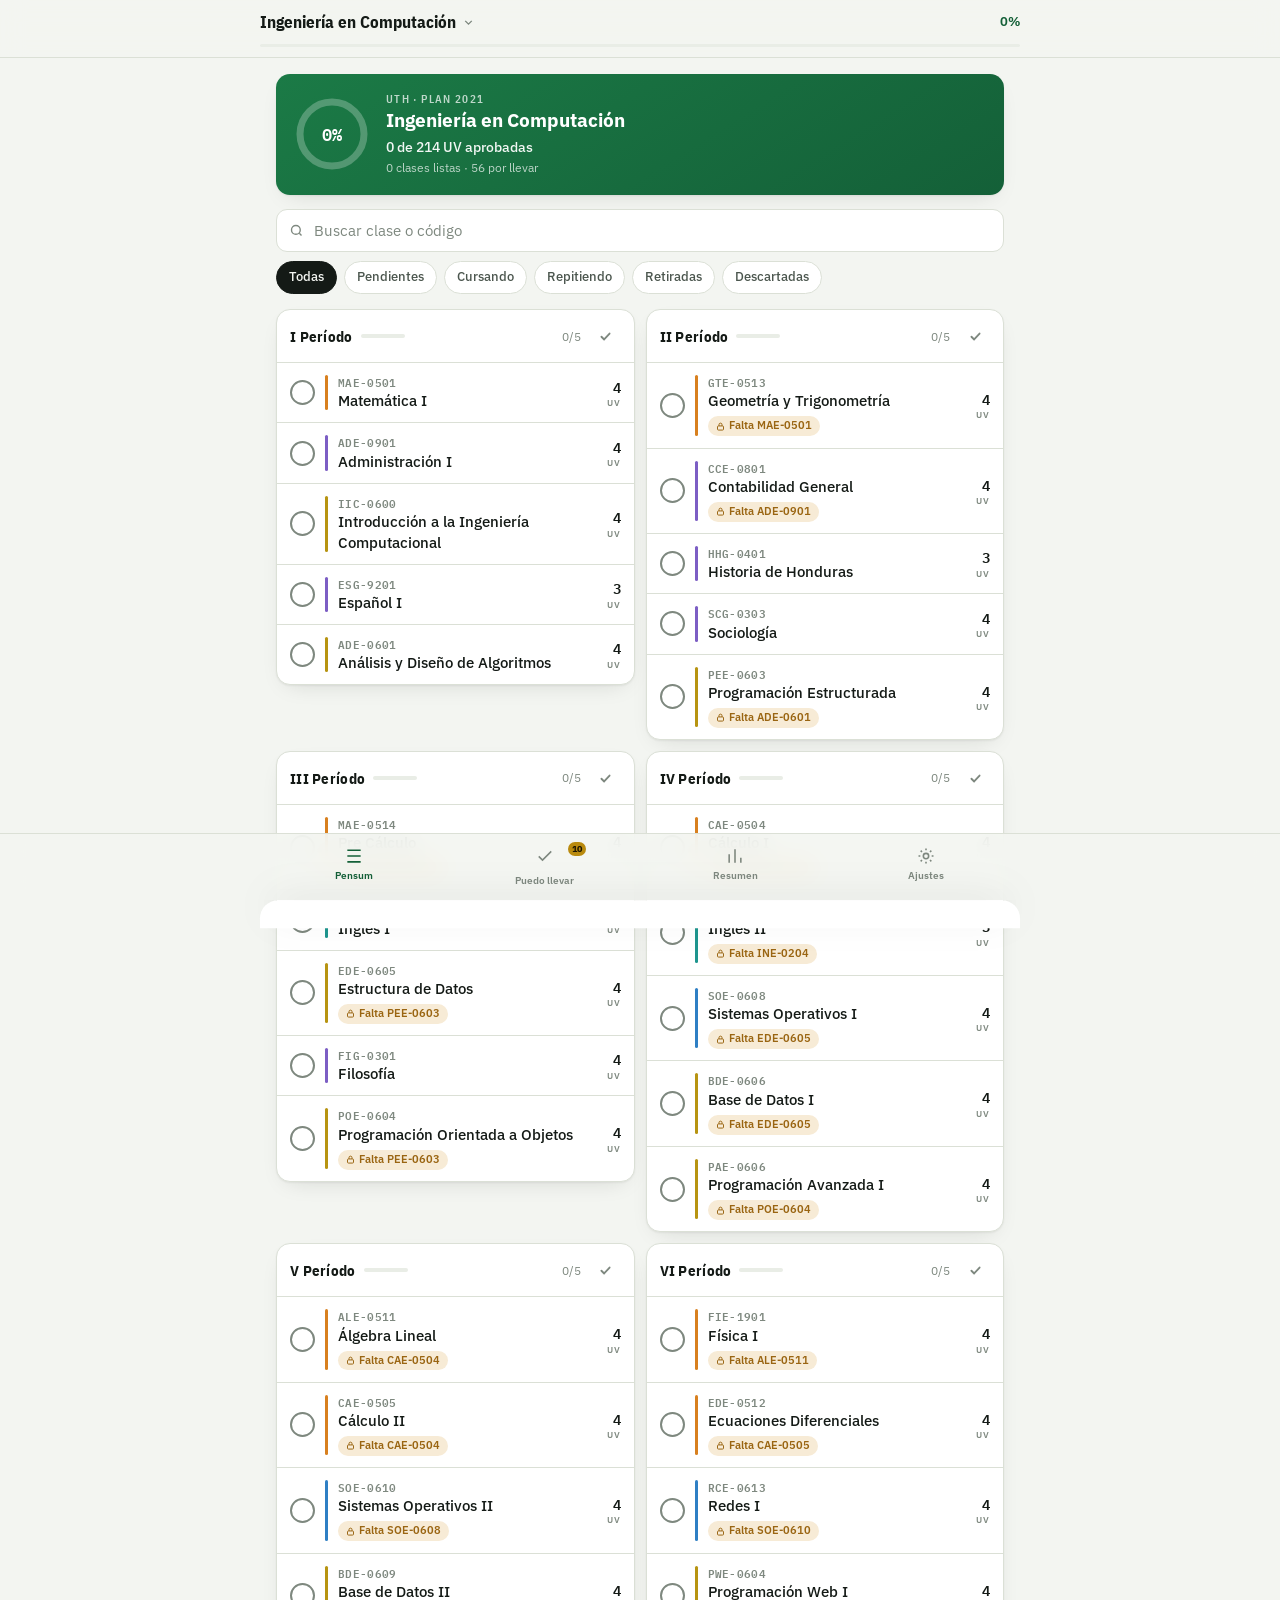
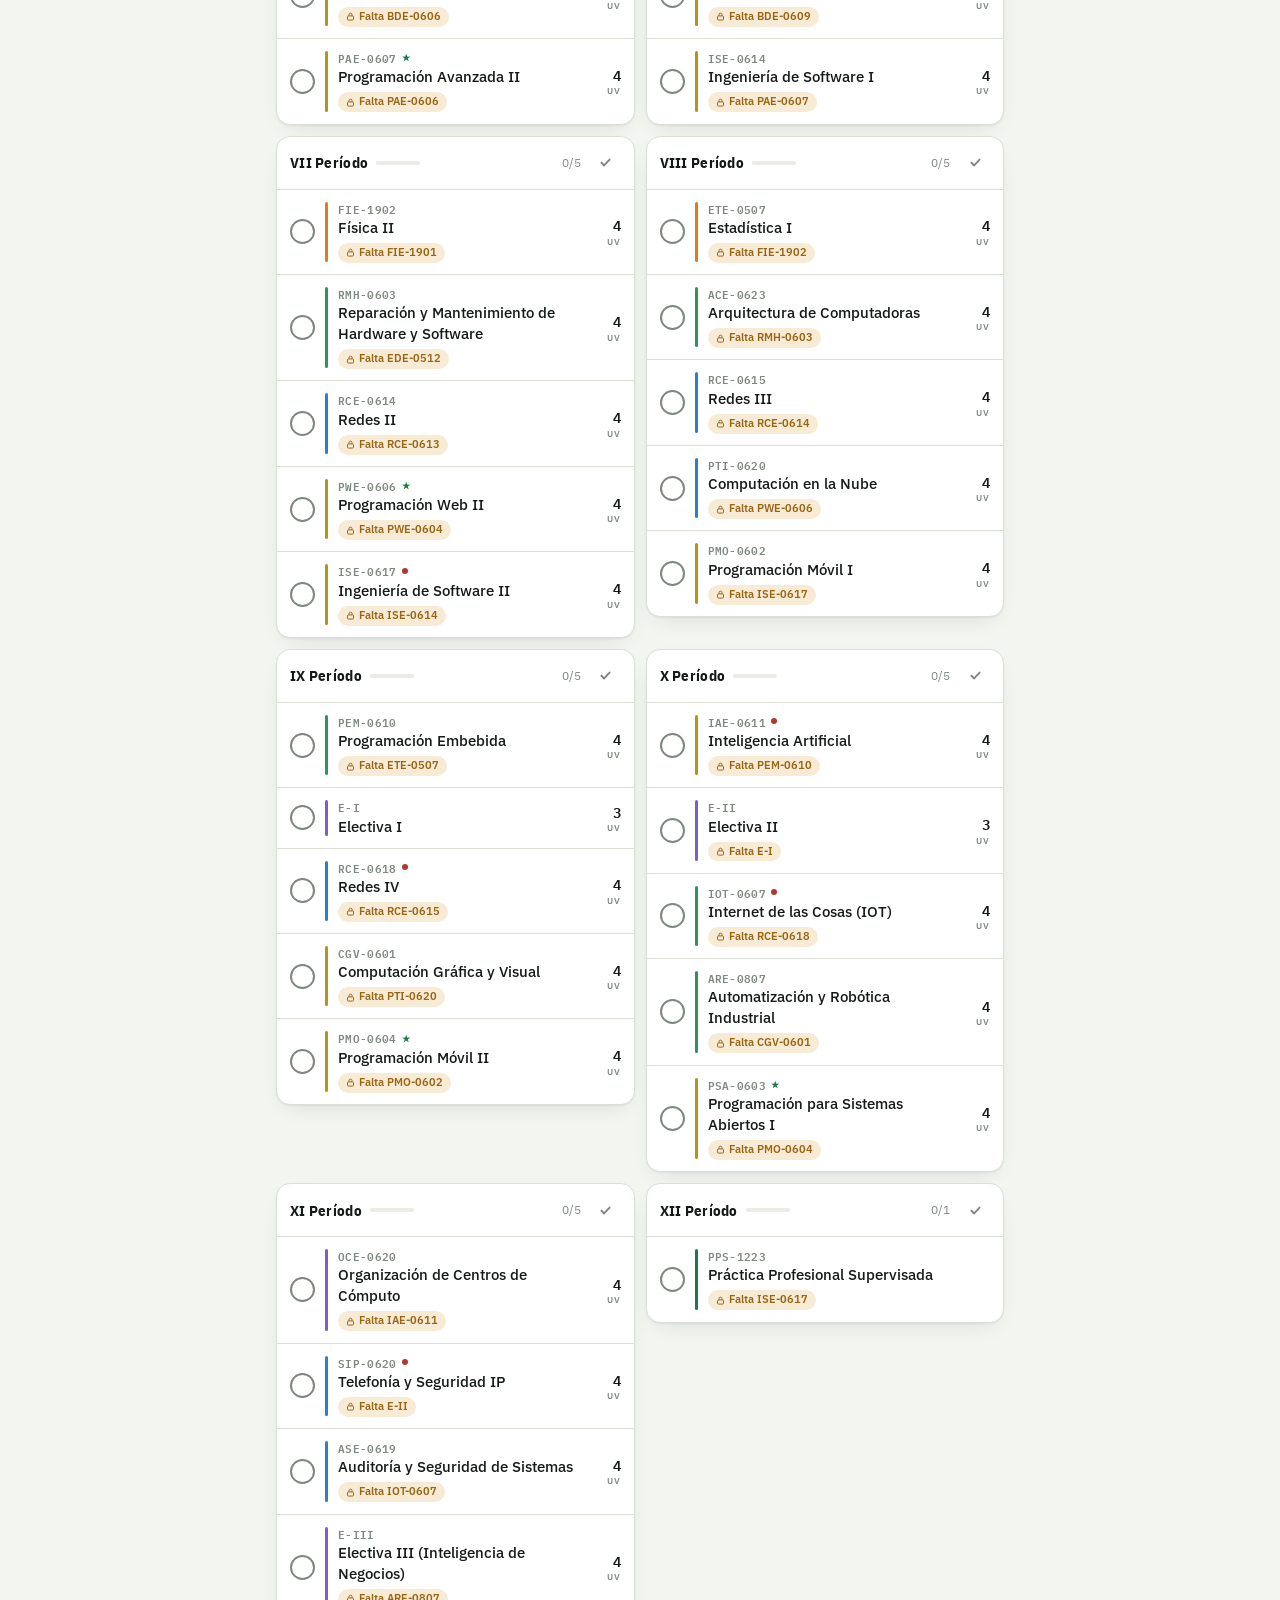
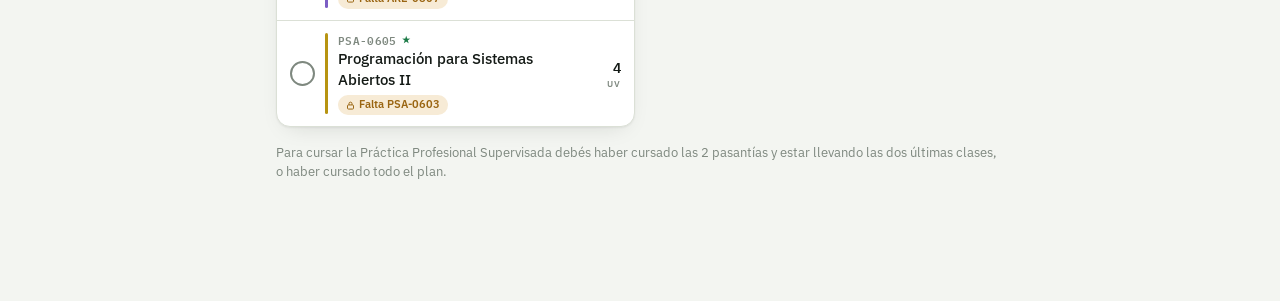
<file: pensum-web/index.html>
<!doctype html>
<html lang="es">
<head>
<meta charset="utf-8">
<meta name="viewport" content="width=device-width, initial-scale=1, viewport-fit=cover">
<meta name="description" content="Llevá el control de tu plan de estudio: marcá las clases aprobadas, las que estás cursando, repitiendo o retiraste, y en qué período las llevaste.">
<meta name="theme-color" content="#1B7A46">
<meta name="mobile-web-app-capable" content="yes">
<meta name="apple-mobile-web-app-capable" content="yes">
<meta name="apple-mobile-web-app-title" content="Mi Pensum">
<meta name="apple-mobile-web-app-status-bar-style" content="default">
<link rel="apple-touch-icon" href="apple-touch-icon.png">
<link rel="icon" href="icon-192.png" type="image/png">
<link rel="manifest" href="manifest.webmanifest">
</head>
<body>
<title>Mi Pensum UTH</title>
<link rel="preconnect" href="https://fonts.googleapis.com">
<link rel="preconnect" href="https://fonts.gstatic.com" crossorigin>
<link rel="stylesheet" href="https://fonts.googleapis.com/css2?family=IBM+Plex+Mono:wght@500;600&family=IBM+Plex+Sans+Condensed:wght@600;700&family=IBM+Plex+Sans:wght@400;500;600;700&display=swap">

<style>
:root{
  --ground:#F3F5F1; --surface:#FFFFFF; --surface-2:#E9EDE6; --line:#DBE0D6;
  --ink:#141A16; --ink-2:#4B564E; --ink-3:#7E887F;
  --verde:#1B7A46; --verde-ink:#146038; --verde-soft:#E2EFE7;
  --oro:#B98A0E; --oro-soft:#F6ECD2;
  --repite:#C4551F; --repite-soft:#FAE7DC;
  --retira:#6C7A88; --retira-soft:#E7EBEE;
  --rojo:#B3372F; --ambar:#9A6512; --ambar-soft:#F7EBD6;
  --a-exactas:#D8801F; --a-desarrollo:#B79412; --a-redes:#2F7FC4;
  --a-humanas:#7C5EC4; --a-electronica:#2F9459; --a-idiomas:#1E958E; --a-practica:#1B7A46;
  --hero-a:#1B7A46; --hero-b:#146038; --sobre-verde:#FFFFFF;
  --shadow:0 1px 2px rgba(20,26,22,.05), 0 8px 24px -12px rgba(20,26,22,.18);
  --r:14px;
}
@media (prefers-color-scheme: dark){
  :root:not([data-theme="light"]){
    --ground:#0E1210; --surface:#171D19; --surface-2:#202721; --line:#2B332D;
    --ink:#E9EEE9; --ink-2:#A5B0A7; --ink-3:#78837A;
    --verde:#57C285; --verde-ink:#7BD3A0; --verde-soft:#16291F;
    --oro:#E0B855; --oro-soft:#2A2314;
    --repite:#E8875A; --repite-soft:#2E1D14;
    --retira:#93A2B0; --retira-soft:#1C2228;
    --rojo:#E2766C; --ambar:#DDA65A; --ambar-soft:#2B2213;
    --a-exactas:#E9A253; --a-desarrollo:#D9BC45; --a-redes:#63A8E6;
    --a-humanas:#A98BE0; --a-electronica:#5CBE84; --a-idiomas:#4DBDB5; --a-practica:#57C285;
    --hero-a:#1D7546; --hero-b:#0F4A2B; --sobre-verde:#08120C;
    --shadow:0 1px 2px rgba(0,0,0,.4), 0 8px 24px -14px rgba(0,0,0,.7);
  }
}
:root[data-theme="dark"]{
  --ground:#0E1210; --surface:#171D19; --surface-2:#202721; --line:#2B332D;
  --ink:#E9EEE9; --ink-2:#A5B0A7; --ink-3:#78837A;
  --verde:#57C285; --verde-ink:#7BD3A0; --verde-soft:#16291F;
  --oro:#E0B855; --oro-soft:#2A2314;
  --repite:#E8875A; --repite-soft:#2E1D14;
  --retira:#93A2B0; --retira-soft:#1C2228;
  --rojo:#E2766C; --ambar:#DDA65A; --ambar-soft:#2B2213;
  --a-exactas:#E9A253; --a-desarrollo:#D9BC45; --a-redes:#63A8E6;
  --a-humanas:#A98BE0; --a-electronica:#5CBE84; --a-idiomas:#4DBDB5; --a-practica:#57C285;
  --hero-a:#1D7546; --hero-b:#0F4A2B; --sobre-verde:#08120C;
  --shadow:0 1px 2px rgba(0,0,0,.4), 0 8px 24px -14px rgba(0,0,0,.7);
}

*{box-sizing:border-box}
body{
  margin:0; background:var(--ground); color:var(--ink);
  font-family:"IBM Plex Sans",-apple-system,BlinkMacSystemFont,"Segoe UI",sans-serif;
  font-size:15px; line-height:1.45;
  -webkit-font-smoothing:antialiased; -webkit-tap-highlight-color:transparent;
}
button{font:inherit;color:inherit;background:none;border:0;padding:0;cursor:pointer;text-align:left}
input,select,textarea{font:inherit;color:inherit}
:focus-visible{outline:2px solid var(--verde);outline-offset:2px;border-radius:6px}

/* ── barra superior ───────────────────────────────── */
.topbar{
  position:sticky; top:0; z-index:30; background:var(--ground);
  background:color-mix(in srgb,var(--ground) 88%,transparent);
  backdrop-filter:saturate(1.6) blur(12px); border-bottom:1px solid var(--line);
  padding:calc(env(safe-area-inset-top) + 10px) 16px 10px;
}
.topbar-in{max-width:760px;margin:0 auto;display:flex;align-items:center;gap:10px}
.planbtn{display:flex;align-items:center;gap:6px;min-width:0}
.planbtn .nom{
  font-family:"IBM Plex Sans Condensed",sans-serif;font-weight:700;font-size:17px;
  white-space:nowrap;overflow:hidden;text-overflow:ellipsis
}
.planbtn svg{flex:0 0 auto;color:var(--ink-3)}
.topbar .pct{margin-left:auto;font-weight:600;font-size:13px;color:var(--verde-ink);flex:0 0 auto}
.railtrack{height:3px;background:var(--surface-2);border-radius:99px;overflow:hidden;margin-top:9px;flex:1}
.railfill{height:100%;background:var(--verde);border-radius:99px;transition:width .45s cubic-bezier(.22,1,.36,1)}

main{max-width:760px;margin:0 auto;padding:16px 16px 108px}
.view[hidden]{display:none}

/* ── tarjeta de avance ────────────────────────────── */
.hero{
  background:linear-gradient(148deg,var(--hero-a) 0%,var(--hero-b) 100%);
  border-radius:var(--r); padding:18px; display:flex; gap:16px; align-items:center;
  color:#fff; box-shadow:var(--shadow);
}
.hero .eyebrow{
  font-family:"IBM Plex Sans Condensed",sans-serif;font-size:10.5px;font-weight:600;
  letter-spacing:.13em;text-transform:uppercase;color:rgba(255,255,255,.72)
}
.hero h1{margin:2px 0 6px;font-size:19px;font-weight:700;line-height:1.2;text-wrap:balance}
.hero .uvtext{font-size:13.5px;color:rgba(255,255,255,.94);font-weight:500}
.hero .sub{font-size:12px;color:rgba(255,255,255,.7);margin-top:2px}
.ring{flex:0 0 auto;position:relative;width:76px;height:76px}
.ring svg{transform:rotate(-90deg);display:block}
.ring .val{
  position:absolute;inset:0;display:grid;place-items:center;
  font-family:"IBM Plex Mono",monospace;font-weight:600;font-size:17px;font-variant-numeric:tabular-nums
}

/* ── filtros ──────────────────────────────────────── */
.tools{display:flex;flex-direction:column;gap:9px;margin-top:14px}
.search{
  display:flex;align-items:center;gap:8px;background:var(--surface);border:1px solid var(--line);
  border-radius:11px;padding:9px 12px
}
.search input{border:0;background:none;outline:none;width:100%}
.search input::placeholder{color:var(--ink-3)}
.chips{display:flex;gap:7px;overflow-x:auto;scrollbar-width:none;padding-bottom:2px}
.chips::-webkit-scrollbar{display:none}
.chip{
  flex:0 0 auto;border:1px solid var(--line);background:var(--surface);color:var(--ink-2);
  padding:6px 12px;border-radius:99px;font-size:13px;font-weight:500;white-space:nowrap;
  transition:background .15s,color .15s,border-color .15s
}
.chip[aria-pressed="true"]{background:var(--ink);color:var(--ground);border-color:var(--ink)}

/* ── período ──────────────────────────────────────── */
.periodo{background:var(--surface);border:1px solid var(--line);border-radius:var(--r);overflow:hidden;box-shadow:var(--shadow)}
.periodo+.periodo{margin-top:11px}
.phead{display:flex;align-items:center;gap:10px;padding:11px 13px;width:100%}
.phead .num{font-family:"IBM Plex Sans Condensed",sans-serif;font-weight:700;font-size:14.5px;letter-spacing:.02em}
.phead .count{margin-left:auto;font-size:12px;color:var(--ink-3);font-variant-numeric:tabular-nums}
.pbar{width:44px;height:4px;background:var(--surface-2);border-radius:99px;overflow:hidden;flex:0 0 auto}
.pbar i{display:block;height:100%;background:var(--verde);transition:width .35s}
.periodo.done .phead .num{color:var(--verde-ink)}
.markall{flex:0 0 auto;width:30px;height:30px;display:grid;place-items:center;border-radius:9px;color:var(--ink-3)}
.markall:hover{background:var(--surface-2);color:var(--ink)}
.periodo.done .markall{color:var(--verde)}
.clases{border-top:1px solid var(--line)}

/* ── fila de clase ────────────────────────────────── */
.clase{display:flex;align-items:stretch;border-bottom:1px solid var(--line);width:100%}
.clase:last-child{border-bottom:0}
.tick{flex:0 0 auto;padding:12px 10px 12px 13px;display:flex;align-items:center;pointer-events:none}
.dot{
  width:25px;height:25px;border-radius:50%;border:2px solid var(--ink-3);
  display:grid;place-items:center;color:transparent;transition:background .18s,border-color .18s,color .18s
}
.clase[data-e="descartada"] .dot{background:var(--verde);border-color:var(--verde);color:var(--sobre-verde)}
.clase[data-e="cursando"]   .dot{border-color:var(--oro);background:var(--oro-soft);color:var(--oro)}
.clase[data-e="repitiendo"] .dot{border-color:var(--repite);background:var(--repite-soft);color:var(--repite)}
.clase[data-e="retirada"]   .dot{border-color:var(--retira);background:var(--retira-soft);color:var(--retira);border-style:dashed}
.stripe{flex:0 0 3px;border-radius:99px;margin:12px 0}
.info{flex:1 1 auto;min-width:0;padding:11px 13px 11px 10px}
.code{
  font-family:"IBM Plex Mono",monospace;font-size:10.5px;font-weight:600;letter-spacing:.03em;
  color:var(--ink-3);display:flex;align-items:center;gap:5px
}
.flag{width:6px;height:6px;border-radius:50%;flex:0 0 auto}
.flag.inv{background:var(--rojo)}
.nombre{display:block;font-size:14.5px;font-weight:500;margin-top:1px;color:var(--ink)}
.clase[data-e="descartada"] .nombre{text-decoration:line-through;text-decoration-color:var(--ink-3);color:var(--ink-3);font-weight:400}
.clase[data-e="descartada"] .code{opacity:.65}
.marca{
  display:inline-flex;align-items:center;gap:4px;margin-top:5px;margin-right:5px;
  font-size:11px;font-weight:600;padding:2px 8px;border-radius:99px
}
.marca.lock{color:var(--ambar);background:var(--ambar-soft)}
.marca.cursando{color:var(--oro);background:var(--oro-soft)}
.marca.repitiendo{color:var(--repite);background:var(--repite-soft)}
.marca.retirada{color:var(--retira);background:var(--retira-soft)}
.marca.descartada{color:var(--verde-ink);background:var(--verde-soft)}
.cred{flex:0 0 auto;padding:12px 13px 12px 6px;display:flex;flex-direction:column;align-items:flex-end;justify-content:center}
.cred b{font-family:"IBM Plex Mono",monospace;font-size:14px;font-weight:600;font-variant-numeric:tabular-nums}
.cred span{font-size:8.5px;font-weight:600;letter-spacing:.09em;color:var(--ink-3)}

.empty{grid-column:1/-1;text-align:center;padding:44px 24px;color:var(--ink-3)}
.empty strong{display:block;color:var(--ink-2);font-size:15.5px;margin-bottom:4px}
.empty p{margin:0 auto;font-size:13.5px;max-width:34ch}

/* ── bloques de contenido ─────────────────────────── */
.tiles{display:grid;grid-template-columns:repeat(2,1fr);gap:10px}
.tile{background:var(--surface);border:1px solid var(--line);border-radius:12px;padding:13px}
.tile .k{font-size:11px;font-weight:600;letter-spacing:.06em;text-transform:uppercase;color:var(--ink-3)}
.tile .v{font-family:"IBM Plex Mono",monospace;font-size:23px;font-weight:600;margin-top:3px;font-variant-numeric:tabular-nums}
.card{background:var(--surface);border:1px solid var(--line);border-radius:var(--r);padding:15px;box-shadow:var(--shadow)}
.card.tight{padding:4px 15px}
h2.sec{
  font-family:"IBM Plex Sans Condensed",sans-serif;font-size:11px;font-weight:600;letter-spacing:.13em;
  text-transform:uppercase;color:var(--ink-3);margin:20px 0 9px
}
.brow{display:flex;align-items:center;gap:10px;padding:6px 0}
.brow .lbl{font-size:13px;flex:0 0 auto;width:106px}
.brow .track{flex:1 1 auto;height:6px;background:var(--surface-2);border-radius:99px;overflow:hidden}
.brow .track i{display:block;height:100%;border-radius:99px;transition:width .4s}
.brow .n{font-size:11.5px;color:var(--ink-3);flex:0 0 auto;width:52px;text-align:right;font-variant-numeric:tabular-nums}
.legend{display:flex;flex-direction:column;gap:8px;font-size:13px;color:var(--ink-2)}
.legend div{display:flex;align-items:flex-start;gap:8px}
.note{font-size:12.5px;color:var(--ink-3);line-height:1.5}
.actions{display:flex;flex-direction:column;gap:9px;margin-top:14px}
.btn{
  display:flex;align-items:center;justify-content:center;gap:8px;padding:12px;border-radius:11px;
  font-weight:600;font-size:14.5px;border:1px solid var(--line);background:var(--surface);width:100%
}
.btn.prim{background:var(--verde);border-color:var(--verde);color:var(--sobre-verde)}
.btn.danger{color:var(--rojo)}
.btn.sm{padding:9px;font-size:13.5px}

/* filas de ajustes / listas */
.row{display:flex;align-items:center;gap:11px;padding:12px 0;border-bottom:1px solid var(--line);width:100%}
.row:last-child{border-bottom:0}
.row .txt{flex:1 1 auto;min-width:0}
.row .txt b{display:block;font-size:14.5px;font-weight:600}
.row .txt small{display:block;font-size:12px;color:var(--ink-3);margin-top:1px}
.row .go{color:var(--ink-3);flex:0 0 auto}
.radio{width:20px;height:20px;border-radius:50%;border:2px solid var(--line);flex:0 0 auto;display:grid;place-items:center}
.radio.on{border-color:var(--verde)}
.radio.on::after{content:"";width:10px;height:10px;border-radius:50%;background:var(--verde)}
.sw{width:44px;height:26px;border-radius:99px;background:var(--surface-2);position:relative;flex:0 0 auto;transition:background .2s}
.sw::after{content:"";position:absolute;top:3px;left:3px;width:20px;height:20px;border-radius:50%;background:#fff;box-shadow:0 1px 3px rgba(0,0,0,.3);transition:transform .2s}
.sw.on{background:var(--verde)}
.sw.on::after{transform:translateX(18px)}

/* ── navegación inferior ──────────────────────────── */
nav{
  position:fixed;left:0;right:0;bottom:0;z-index:30;background:var(--ground);
  background:color-mix(in srgb,var(--ground) 90%,transparent);
  backdrop-filter:saturate(1.6) blur(12px);border-top:1px solid var(--line);
  padding:6px 8px calc(env(safe-area-inset-bottom) + 6px);
}
.nav-in{max-width:760px;margin:0 auto;display:grid;grid-template-columns:repeat(4,1fr);gap:2px}
.tab{
  display:flex;flex-direction:column;align-items:center;gap:3px;padding:6px 2px;border-radius:10px;
  color:var(--ink-3);font-size:10px;font-weight:600
}
.tab[aria-selected="true"]{color:var(--verde-ink)}
.badge{
  position:absolute;transform:translate(13px,-4px);background:var(--oro);color:#1b1400;
  font-size:9px;font-weight:700;border-radius:99px;padding:0 4px;line-height:14px;min-width:14px;text-align:center
}

/* ── hoja ─────────────────────────────────────────── */
.scrim{position:fixed;inset:0;background:rgba(10,14,11,.45);z-index:40;opacity:0;pointer-events:none;transition:opacity .25s}
.scrim.open{opacity:1;pointer-events:auto}
.sheet{
  position:fixed;left:0;right:0;bottom:0;z-index:41;background:var(--surface);
  border-radius:18px 18px 0 0;box-shadow:0 -8px 40px -12px rgba(0,0,0,.4);
  padding:8px 18px calc(env(safe-area-inset-bottom) + 20px);
  max-height:88vh;overflow-y:auto;transform:translateY(101%);
  transition:transform .3s cubic-bezier(.22,1,.36,1);max-width:760px;margin:0 auto
}
.sheet.open{transform:translateY(0)}
.grip{width:38px;height:4px;border-radius:99px;background:var(--line);margin:6px auto 14px}
.sheet h3{margin:0 0 4px;font-size:19px;font-weight:700;line-height:1.25;text-wrap:balance}
.sheet h4{
  font-family:"IBM Plex Sans Condensed",sans-serif;font-size:10.5px;font-weight:600;letter-spacing:.13em;
  text-transform:uppercase;color:var(--ink-3);margin:18px 0 7px
}
.pills{display:flex;flex-wrap:wrap;gap:6px;margin:10px 0 4px}
.pill{font-size:11.5px;font-weight:600;padding:4px 9px;border-radius:99px;background:var(--surface-2);color:var(--ink-2)}

/* selector de estado */
.opts{display:flex;flex-direction:column;gap:6px}
.opt{
  display:flex;align-items:center;gap:11px;padding:11px 12px;border-radius:12px;
  border:1.5px solid var(--line);background:var(--surface);width:100%;transition:border-color .15s,background .15s
}
.opt .ic{width:26px;height:26px;border-radius:50%;display:grid;place-items:center;flex:0 0 auto;border:2px solid currentColor}
.opt b{display:block;font-size:14.5px;font-weight:600}
.opt small{display:block;font-size:11.5px;color:var(--ink-3)}
.opt[aria-pressed="true"]{border-color:currentColor;background:var(--sel-bg)}
.opt .tx{flex:1 1 auto;color:var(--ink)}

/* selector de período académico */
.termbar{display:flex;align-items:center;gap:8px;margin-bottom:8px}
.stepper{display:flex;align-items:center;gap:2px;background:var(--surface-2);border-radius:10px;padding:2px}
.stepper button{width:30px;height:30px;display:grid;place-items:center;border-radius:8px;color:var(--ink-2)}
.stepper .anio{
  font-family:"IBM Plex Mono",monospace;font-weight:600;font-size:14px;padding:0 8px;min-width:56px;text-align:center
}
.termchips{display:flex;gap:5px;flex-wrap:wrap}
.tc{
  border:1px solid var(--line);background:var(--surface);border-radius:9px;padding:7px 11px;
  font-size:13px;font-weight:600;color:var(--ink-2)
}
.tc[aria-pressed="true"]{background:var(--verde);border-color:var(--verde);color:var(--sobre-verde)}

/* enlaces de requisitos */
.link{display:flex;align-items:center;gap:9px;padding:7px 0;font-size:13.5px}
.link .st{flex:0 0 auto;color:var(--ink-3);width:16px;text-align:center}
.link.ok .st{color:var(--verde)}
.link small{display:block;color:var(--ink-3);font-size:11px;font-family:"IBM Plex Mono",monospace}

/* formularios */
.campo{margin-bottom:11px}
.campo label{display:block;font-size:11.5px;font-weight:600;color:var(--ink-3);margin-bottom:4px}
.campo input,.campo select,.campo textarea{
  width:100%;padding:10px 12px;border-radius:10px;border:1px solid var(--line);
  background:var(--ground);outline:none
}
.campo input:focus,.campo select:focus,.campo textarea:focus{border-color:var(--verde)}
.campo .hint{font-size:11px;color:var(--ink-3);margin-top:4px}
.dos{display:grid;grid-template-columns:1fr 1fr;gap:10px}
.checks{display:flex;flex-direction:column;gap:8px}
.checks label{display:flex;align-items:center;gap:9px;font-size:13.5px}
.checks input{width:18px;height:18px;accent-color:var(--verde)}

.alerta{
  display:flex;gap:10px;align-items:flex-start;background:var(--ambar-soft);color:var(--ambar);
  border:1px solid color-mix(in srgb,var(--ambar) 35%,transparent);border-radius:12px;
  padding:12px 14px;margin-bottom:12px;font-size:13px;line-height:1.45
}
.alerta b{display:block;margin-bottom:2px;font-size:13.5px}
.alerta button{text-decoration:underline;font-weight:600;color:inherit;margin-top:6px}
.estado-guardado{display:flex;align-items:center;gap:8px;font-size:12.5px;color:var(--ink-3);padding:10px 0}
.estado-guardado .luz{width:8px;height:8px;border-radius:50%;flex:0 0 auto;background:var(--verde)}
.estado-guardado.mal .luz{background:var(--rojo)}
.toast{
  position:fixed;left:50%;bottom:calc(env(safe-area-inset-bottom) + 78px);transform:translate(-50%,14px);
  background:var(--ink);color:var(--ground);font-size:13px;font-weight:500;padding:9px 16px;border-radius:99px;
  z-index:50;opacity:0;pointer-events:none;transition:opacity .2s,transform .2s;max-width:86vw;text-align:center
}
.toast.show{opacity:1;transform:translate(-50%,0)}

@media (min-width:880px){
  .grid2{display:grid;grid-template-columns:1fr 1fr;gap:11px;align-items:start}
  .grid2 .periodo+.periodo{margin-top:0}
}
@media (prefers-reduced-motion:reduce){*{transition-duration:.01ms !important}}
</style>

<div class="topbar">
  <div class="topbar-in">
    <button class="planbtn" id="planBtn" aria-label="Cambiar de pensum">
      <span class="nom" id="planNom">Mi Pensum</span>
      <svg width="13" height="13" viewBox="0 0 24 24" fill="none" stroke="currentColor" stroke-width="2.6" aria-hidden="true"><path d="m6 9 6 6 6-6"/></svg>
    </button>
    <span class="pct" id="topPct">0%</span>
  </div>
  <div class="topbar-in"><div class="railtrack"><div class="railfill" id="topRail" style="width:0%"></div></div></div>
</div>

<main>
  <div id="alertaGuardado"></div>

  <div class="view" id="view-pensum">
    <div class="hero">
      <div class="ring">
        <svg width="76" height="76" viewBox="0 0 76 76" aria-hidden="true">
          <circle cx="38" cy="38" r="32" fill="none" stroke="rgba(255,255,255,.25)" stroke-width="7"></circle>
          <circle id="ringArc" cx="38" cy="38" r="32" fill="none" stroke="#EFC64B" stroke-width="7"
                  stroke-linecap="round" stroke-dasharray="201.06" stroke-dashoffset="201.06"
                  style="transition:stroke-dashoffset .6s cubic-bezier(.22,1,.36,1)"></circle>
        </svg>
        <div class="val" id="ringVal">0%</div>
      </div>
      <div style="min-width:0">
        <div class="eyebrow" id="heroInst">UTH</div>
        <h1 id="heroPlan">Ingeniería en Computación</h1>
        <div class="uvtext" id="heroUv"></div>
        <div class="sub" id="heroSub"></div>
      </div>
    </div>

    <div class="tools">
      <label class="search">
        <svg width="15" height="15" viewBox="0 0 24 24" fill="none" stroke="currentColor" stroke-width="2.2" style="color:var(--ink-3);flex:0 0 auto" aria-hidden="true"><circle cx="11" cy="11" r="7"/><path d="m20 20-3.5-3.5"/></svg>
        <input id="q" type="search" placeholder="Buscar clase o código" autocomplete="off" aria-label="Buscar clase o código">
      </label>
      <div class="chips" id="filtros" role="group" aria-label="Filtrar por estado"></div>
    </div>

    <div id="periodos" class="grid2" style="margin-top:13px"></div>
    <div id="notaPlan"></div>
  </div>

  <div class="view" id="view-libres" hidden>
    <h2 class="sec" style="margin-top:4px">Listo para matricular</h2>
    <p class="note" id="libresIntro" style="margin-bottom:12px"></p>
    <div id="libres"></div>
  </div>

  <div class="view" id="view-resumen" hidden>
    <h2 class="sec" style="margin-top:4px">De un vistazo</h2>
    <div class="tiles" id="tiles"></div>
    <h2 class="sec">Avance por período del plan</h2>
    <div class="card tight" id="barPeriodos"></div>
    <h2 class="sec">Avance por área</h2>
    <div class="card tight" id="barAreas"></div>
    <h2 class="sec">Lo que he cursado, por período</h2>
    <div id="historial"></div>
  </div>

  <div class="view" id="view-ajustes" hidden>
    <h2 class="sec" style="margin-top:4px">Período actual</h2>
    <div class="card">
      <p class="note" style="margin:0 0 10px">El que se asigna por defecto cuando marcás una clase.</p>
      <div id="termActual"></div>
    </div>

    <h2 class="sec">Mis pénsum</h2>
    <div class="card tight" id="listaPlanes"></div>
    <div class="actions">
      <button class="btn sm" id="btnNuevoPlan">Crear un pensum nuevo</button>
      <button class="btn sm" id="btnEditarPlan">Editar el pensum activo</button>
    </div>

    <h2 class="sec">Modo rápido</h2>
    <div class="card tight">
      <button class="row" id="rowRapido">
        <div class="txt"><b>Marcar con un toque</b>
          <small>Tocar una clase la descarta de una, sin abrir el detalle. Útil para cargar todo lo que ya pasaste.</small></div>
        <span class="sw" id="swRapido"></span>
      </button>
    </div>

    <h2 class="sec">Mi avance</h2>
    <div class="card tight">
      <button class="row" data-ajuste="compartir"><div class="txt"><b>Compartir mi avance</b><small>Texto listo para WhatsApp</small></div><span class="go">&#8250;</span></button>
      <button class="row" data-ajuste="respaldo"><div class="txt"><b>Respaldar todo</b><small>Copia un código con tus pénsum y tu avance</small></div><span class="go">&#8250;</span></button>
      <button class="row" data-ajuste="restaurar"><div class="txt"><b>Restaurar respaldo</b><small>Pegá el código en otro teléfono</small></div><span class="go">&#8250;</span></button>
      <button class="row" data-ajuste="reiniciar"><div class="txt"><b style="color:var(--rojo)">Reiniciar este pensum</b><small>Todas las clases vuelven a pendiente</small></div><span class="go">&#8250;</span></button>
    </div>

    <h2 class="sec">Dónde se guarda</h2>
    <div class="card"><div id="estadoGuardado"></div></div>

    <h2 class="sec">Simbología</h2>
    <div class="card legend">
      <div><span class="flag inv" style="margin-top:6px"></span><span>Punto rojo — componente de investigación</span></div>
      <div><span style="color:var(--verde);font-size:11px;margin-top:2px">&#9733;</span><span>Estrella verde — componente de vinculación</span></div>
    </div>

    <p class="note" style="margin-top:16px">
      Tu avance se guarda solo en este teléfono, en este navegador. Si borrás los datos de
      Safari se pierde: hacé un respaldo de vez en cuando.
    </p>
  </div>
</main>

<nav>
  <div class="nav-in" role="tablist">
    <button class="tab" role="tab" data-view="pensum" aria-selected="true">
      <svg width="20" height="20" viewBox="0 0 24 24" fill="none" stroke="currentColor" stroke-width="1.9" aria-hidden="true"><path d="M4 5h16M4 12h16M4 19h16"/></svg>Pensum</button>
    <button class="tab" role="tab" data-view="libres" aria-selected="false">
      <span style="position:relative;display:block">
        <svg width="20" height="20" viewBox="0 0 24 24" fill="none" stroke="currentColor" stroke-width="1.9" aria-hidden="true"><path d="M4.5 12.5 9 17l10.5-10.5"/></svg>
        <span class="badge" id="badgeLibres" hidden>0</span></span>Puedo llevar</button>
    <button class="tab" role="tab" data-view="resumen" aria-selected="false">
      <svg width="20" height="20" viewBox="0 0 24 24" fill="none" stroke="currentColor" stroke-width="1.9" aria-hidden="true"><path d="M5 20V10M12 20V4M19 20v-6"/></svg>Resumen</button>
    <button class="tab" role="tab" data-view="ajustes" aria-selected="false">
      <svg width="20" height="20" viewBox="0 0 24 24" fill="none" stroke="currentColor" stroke-width="1.9" aria-hidden="true"><circle cx="12" cy="12" r="3.2"/><path d="M12 3v2.2M12 18.8V21M21 12h-2.2M5.2 12H3M18.4 5.6l-1.6 1.6M7.2 16.8l-1.6 1.6M18.4 18.4l-1.6-1.6M7.2 7.2 5.6 5.6"/></svg>Ajustes</button>
  </div>
</nav>

<div class="scrim" id="scrim"></div>
<div class="sheet" id="sheet" role="dialog" aria-modal="true"></div>
<div class="toast" id="toast"></div>

<script>
"use strict";

/* ═══ iconos ═══ */
const I = {
  check:'<svg width="13" height="13" viewBox="0 0 24 24" fill="none" stroke="currentColor" stroke-width="3.4" stroke-linecap="round" stroke-linejoin="round"><path d="M4.5 12.5 9.5 17.5 19.5 6.5"/></svg>',
  reloj:'<svg width="12" height="12" viewBox="0 0 24 24" fill="none" stroke="currentColor" stroke-width="2.8" stroke-linecap="round"><circle cx="12" cy="12" r="9"/><path d="M12 7v5.5l3.5 2"/></svg>',
  repe :'<svg width="12" height="12" viewBox="0 0 24 24" fill="none" stroke="currentColor" stroke-width="2.8" stroke-linecap="round"><path d="M20 12a8 8 0 1 1-2.6-5.9"/><path d="M20 4v4.5h-4.5"/></svg>',
  equis:'<svg width="12" height="12" viewBox="0 0 24 24" fill="none" stroke="currentColor" stroke-width="3.2" stroke-linecap="round"><path d="M6.5 6.5 17.5 17.5M17.5 6.5 6.5 17.5"/></svg>',
  lock :'<svg width="9" height="9" viewBox="0 0 24 24" fill="none" stroke="currentColor" stroke-width="2.6"><rect x="4" y="10.5" width="16" height="11" rx="2.5"/><path d="M8 10.5V7a4 4 0 0 1 8 0v3.5"/></svg>'
};

/* ═══ catálogos ═══ */
const AREAS = {
  exactas:{n:"Exactas",c:"var(--a-exactas)"}, desarrollo:{n:"Desarrollo",c:"var(--a-desarrollo)"},
  redes:{n:"Redes y telecom.",c:"var(--a-redes)"}, humanas:{n:"Habilidades humanas",c:"var(--a-humanas)"},
  electronica:{n:"Electrónica",c:"var(--a-electronica)"}, idiomas:{n:"Idiomas",c:"var(--a-idiomas)"},
  practica:{n:"Práctica profesional",c:"var(--a-practica)"}, otra:{n:"Otra",c:"var(--ink-3)"}
};

const ESTADOS = {
  descartada:{n:"Descartada", d:"Ya la aprobé", ic:I.check, c:"var(--verde)",  bg:"var(--verde-soft)"},
  cursando  :{n:"Cursando",   d:"La estoy llevando", ic:I.reloj, c:"var(--oro)", bg:"var(--oro-soft)"},
  repitiendo:{n:"Repitiendo", d:"La llevo otra vez", ic:I.repe,  c:"var(--repite)", bg:"var(--repite-soft)"},
  retirada  :{n:"Retirada",   d:"Me retiré de la clase", ic:I.equis, c:"var(--retira)", bg:"var(--retira-soft)"},
  pendiente :{n:"Pendiente",  d:"Todavía no la llevo", ic:"", c:"var(--ink-3)", bg:"var(--surface-2)"}
};
const ORDEN_ESTADOS = ["descartada","cursando","repitiendo","retirada","pendiente"];

/* Períodos académicos: la UTH lleva tres al año más el intensivo. */
const TERMINOS = [
  {cod:"I",   n:"I Período"},
  {cod:"II",  n:"II Período"},
  {cod:"III", n:"III Período"},
  {cod:"INT", n:"Intensivo"}
];
const termNombre = cod => (TERMINOS.find(t => t.cod === cod) || {n:cod}).n;
const termId = (anio, cod) => `${anio}-${cod}`;
function termLabel(id){
  if (!id) return "";
  const [anio, cod] = String(id).split("-");
  return cod === "INT" ? `Intensivo ${anio}` : `${cod} Período ${anio}`;
}
function termCorto(id){
  if (!id) return "";
  const [anio, cod] = String(id).split("-");
  return cod === "INT" ? `INT ${anio}` : `${cod} ${anio}`;
}
const ROMANO = ["","I","II","III","IV","V","VI","VII","VIII","IX","X","XI","XII","XIII","XIV","XV","XVI"];
const romano = p => ROMANO[p] || String(p);

/* ═══ pensum de fábrica ═══ */
const FABRICA = {
  id:"uth-ic", nombre:"Ingeniería en Computación", inst:"UTH · Plan 2021",
  nota:"Para cursar la Práctica Profesional Supervisada debés haber cursado las 2 pasantías y estar llevando las dos últimas clases, o haber cursado todo el plan.",
  cursos:[
    {c:"MAE-0501",n:"Matemática I",uv:4,p:1,a:"exactas",r:[]},
    {c:"ADE-0901",n:"Administración I",uv:4,p:1,a:"humanas",r:[]},
    {c:"IIC-0600",n:"Introducción a la Ingeniería Computacional",uv:4,p:1,a:"desarrollo",r:[]},
    {c:"ESG-9201",n:"Español I",uv:3,p:1,a:"humanas",r:[]},
    {c:"ADE-0601",n:"Análisis y Diseño de Algoritmos",uv:4,p:1,a:"desarrollo",r:[]},
    {c:"GTE-0513",n:"Geometría y Trigonometría",uv:4,p:2,a:"exactas",r:["MAE-0501"]},
    {c:"CCE-0801",n:"Contabilidad General",uv:4,p:2,a:"humanas",r:["ADE-0901"]},
    {c:"HHG-0401",n:"Historia de Honduras",uv:3,p:2,a:"humanas",r:[]},
    {c:"SCG-0303",n:"Sociología",uv:4,p:2,a:"humanas",r:[]},
    {c:"PEE-0603",n:"Programación Estructurada",uv:4,p:2,a:"desarrollo",r:["ADE-0601"]},
    {c:"MAE-0514",n:"Pre Cálculo",uv:4,p:3,a:"exactas",r:["GTE-0513"]},
    {c:"INE-0204",n:"Inglés I",uv:3,p:3,a:"idiomas",r:[]},
    {c:"EDE-0605",n:"Estructura de Datos",uv:4,p:3,a:"desarrollo",r:["PEE-0603"]},
    {c:"FIG-0301",n:"Filosofía",uv:4,p:3,a:"humanas",r:[]},
    {c:"POE-0604",n:"Programación Orientada a Objetos",uv:4,p:3,a:"desarrollo",r:["PEE-0603"]},
    {c:"CAE-0504",n:"Cálculo I",uv:4,p:4,a:"exactas",r:["MAE-0514"]},
    {c:"INE-0205",n:"Inglés II",uv:3,p:4,a:"idiomas",r:["INE-0204"]},
    {c:"SOE-0608",n:"Sistemas Operativos I",uv:4,p:4,a:"redes",r:["EDE-0605"]},
    {c:"BDE-0606",n:"Base de Datos I",uv:4,p:4,a:"desarrollo",r:["EDE-0605"]},
    {c:"PAE-0606",n:"Programación Avanzada I",uv:4,p:4,a:"desarrollo",r:["POE-0604"]},
    {c:"ALE-0511",n:"Álgebra Lineal",uv:4,p:5,a:"exactas",r:["CAE-0504"]},
    {c:"CAE-0505",n:"Cálculo II",uv:4,p:5,a:"exactas",r:["CAE-0504"]},
    {c:"SOE-0610",n:"Sistemas Operativos II",uv:4,p:5,a:"redes",r:["SOE-0608"]},
    {c:"BDE-0609",n:"Base de Datos II",uv:4,p:5,a:"desarrollo",r:["BDE-0606"]},
    {c:"PAE-0607",n:"Programación Avanzada II",uv:4,p:5,a:"desarrollo",r:["PAE-0606"],f:"v"},
    {c:"FIE-1901",n:"Física I",uv:4,p:6,a:"exactas",r:["ALE-0511"]},
    {c:"EDE-0512",n:"Ecuaciones Diferenciales",uv:4,p:6,a:"exactas",r:["CAE-0505"]},
    {c:"RCE-0613",n:"Redes I",uv:4,p:6,a:"redes",r:["SOE-0610"]},
    {c:"PWE-0604",n:"Programación Web I",uv:4,p:6,a:"desarrollo",r:["BDE-0609"]},
    {c:"ISE-0614",n:"Ingeniería de Software I",uv:4,p:6,a:"desarrollo",r:["PAE-0607"]},
    {c:"FIE-1902",n:"Física II",uv:4,p:7,a:"exactas",r:["FIE-1901"]},
    {c:"RMH-0603",n:"Reparación y Mantenimiento de Hardware y Software",uv:4,p:7,a:"electronica",r:["EDE-0512"]},
    {c:"RCE-0614",n:"Redes II",uv:4,p:7,a:"redes",r:["RCE-0613"]},
    {c:"PWE-0606",n:"Programación Web II",uv:4,p:7,a:"desarrollo",r:["PWE-0604"],f:"v"},
    {c:"ISE-0617",n:"Ingeniería de Software II",uv:4,p:7,a:"desarrollo",r:["ISE-0614"],f:"i1"},
    {c:"ETE-0507",n:"Estadística I",uv:4,p:8,a:"exactas",r:["FIE-1902"]},
    {c:"ACE-0623",n:"Arquitectura de Computadoras",uv:4,p:8,a:"electronica",r:["RMH-0603"]},
    {c:"RCE-0615",n:"Redes III",uv:4,p:8,a:"redes",r:["RCE-0614"]},
    {c:"PTI-0620",n:"Computación en la Nube",uv:4,p:8,a:"redes",r:["PWE-0606"]},
    {c:"PMO-0602",n:"Programación Móvil I",uv:4,p:8,a:"desarrollo",r:["ISE-0617"]},
    {c:"PEM-0610",n:"Programación Embebida",uv:4,p:9,a:"electronica",r:["ETE-0507"]},
    {c:"E-I",n:"Electiva I",uv:3,p:9,a:"humanas",r:[]},
    {c:"RCE-0618",n:"Redes IV",uv:4,p:9,a:"redes",r:["RCE-0615"],f:"i2"},
    {c:"CGV-0601",n:"Computación Gráfica y Visual",uv:4,p:9,a:"desarrollo",r:["PTI-0620"]},
    {c:"PMO-0604",n:"Programación Móvil II",uv:4,p:9,a:"desarrollo",r:["PMO-0602"],f:"v"},
    {c:"IAE-0611",n:"Inteligencia Artificial",uv:4,p:10,a:"desarrollo",r:["PEM-0610"],f:"i"},
    {c:"E-II",n:"Electiva II",uv:3,p:10,a:"humanas",r:["E-I"]},
    {c:"IOT-0607",n:"Internet de las Cosas (IOT)",uv:4,p:10,a:"electronica",r:["RCE-0618"],f:"i"},
    {c:"ARE-0807",n:"Automatización y Robótica Industrial",uv:4,p:10,a:"electronica",r:["CGV-0601"]},
    {c:"PSA-0603",n:"Programación para Sistemas Abiertos I",uv:4,p:10,a:"desarrollo",r:["PMO-0604"],f:"v"},
    {c:"OCE-0620",n:"Organización de Centros de Cómputo",uv:4,p:11,a:"humanas",r:["IAE-0611"]},
    {c:"SIP-0620",n:"Telefonía y Seguridad IP",uv:4,p:11,a:"redes",r:["E-II"],f:"i"},
    {c:"ASE-0619",n:"Auditoría y Seguridad de Sistemas",uv:4,p:11,a:"redes",r:["IOT-0607"]},
    {c:"E-III",n:"Electiva III (Inteligencia de Negocios)",uv:4,p:11,a:"humanas",r:["ARE-0807"]},
    {c:"PSA-0605",n:"Programación para Sistemas Abiertos II",uv:4,p:11,a:"desarrollo",r:["PSA-0603"],f:"v"},
    {c:"PPS-1223",n:"Práctica Profesional Supervisada",uv:0,p:12,a:"practica",r:["ISE-0617","RCE-0618"]}
  ]
};

/* ═══ almacenamiento ═══ */
const CLAVE = "pensum.app.v2";
const CLAVE_V1 = "pensum.uth.v1";
const anioHoy = new Date().getFullYear();

let DB = null;

function nuevaDB(){
  return { v:2, planes:[clonar(FABRICA)], activo:FABRICA.id,
           actual:{anio:anioHoy, cod:"I"}, rapido:false, avance:{} };
}
const clonar = o => JSON.parse(JSON.stringify(o));

function cargar(){
  try {
    const crudo = localStorage.getItem(CLAVE);
    if (crudo){
      const d = JSON.parse(crudo);
      if (d && Array.isArray(d.planes) && d.planes.length){
        DB = d;
        DB.avance = DB.avance || {};
        DB.actual = DB.actual || {anio:anioHoy, cod:"I"};
        if (!DB.planes.some(p => p.id === DB.activo)) DB.activo = DB.planes[0].id;
        return;
      }
    }
  } catch (e) {}

  DB = nuevaDB();

  /* migración desde la primera versión */
  try {
    const viejo = localStorage.getItem(CLAVE_V1);
    if (viejo){
      const est = JSON.parse(viejo) || {};
      const dest = DB.avance[FABRICA.id] = {};
      for (const cod in est) dest[cod] = { e: est[cod] };
    }
  } catch (e) {}
  guardar();
}

/* ¿Este navegador realmente deja guardar? Safari lo bloquea en modo privado
   y dentro de algunos visores incrustados, y hasta ahora fallaba en silencio. */
let almacenaOK = true;
let motivoFallo = "";

function probarAlmacenamiento(){
  try {
    const t = "__prueba__";
    localStorage.setItem(t, "1");
    const leido = localStorage.getItem(t);
    localStorage.removeItem(t);
    almacenaOK = leido === "1";
    if (!almacenaOK) motivoFallo = "El navegador acepta escribir pero no devuelve lo guardado.";
  } catch (e) {
    almacenaOK = false;
    motivoFallo = (e && e.name === "QuotaExceededError")
      ? "No queda espacio en el navegador."
      : "El navegador tiene bloqueado el almacenamiento de este sitio.";
  }
  return almacenaOK;
}

/* Le pide al navegador que no borre estos datos cuando ande escaso de espacio.
   En iOS lo concede sobre todo si la app está en la pantalla de inicio. */
function pedirPersistencia(){
  try {
    if (navigator.storage && navigator.storage.persist) navigator.storage.persist();
  } catch (e) {}
}

function guardar(){
  if (!almacenaOK) { pintarAlerta(); return; }
  try { localStorage.setItem(CLAVE, JSON.stringify(DB)); }
  catch (e) {
    almacenaOK = false;
    motivoFallo = (e && e.name === "QuotaExceededError")
      ? "No queda espacio en el navegador."
      : "El navegador dejó de permitir guardar.";
    pintarAlerta();
  }
}

function pintarAlerta(){
  const cont = document.getElementById("alertaGuardado");
  if (!cont) return;
  cont.innerHTML = almacenaOK ? "" : `<div class="alerta">
    <span style="font-size:16px;line-height:1.1">&#9888;</span>
    <span><b>Tu avance no se está guardando</b>
      ${esc(motivoFallo)} Lo que marqués se pierde al cerrar.
      Instalá la app desde Safari con «Añadir a pantalla de inicio», o copiá tu respaldo antes de salir.
      <button data-ajuste="respaldo">Copiar respaldo ahora</button></span></div>`;
}

/* ═══ acceso al plan activo ═══ */
const plan = () => DB.planes.find(p => p.id === DB.activo) || DB.planes[0];
const cursos = () => plan().cursos;
const porCodigo = () => Object.fromEntries(cursos().map(c => [c.c, c]));
const periodos = () => [...new Set(cursos().map(c => c.p))].sort((a,b) => a-b);
const avancePlan = () => (DB.avance[plan().id] = DB.avance[plan().id] || {});
const av = c => avancePlan()[c.c] || {e:"pendiente"};
const est = c => av(c).e;
const hecha = c => est(c) === "descartada";
const termDe = c => av(c).t || "";

function fijar(codigo, estado, term){
  const a = avancePlan();
  if (estado === "pendiente") delete a[codigo];
  else a[codigo] = term ? {e:estado, t:term} : {e:estado};
  guardar(); render();
}

const faltantes = c => {
  const idx = porCodigo();
  return (c.r || []).map(x => idx[x]).filter(x => x && !hecha(x));
};
const bloqueada = c => !hecha(c) && faltantes(c).length > 0;
const habilita = c => cursos().filter(x => (x.r || []).includes(c.c));
const disponible = c => (est(c) === "pendiente" || est(c) === "retirada") && faltantes(c).length === 0;
const libres = () => cursos().filter(disponible);

function avance(lista){
  let uvOk = 0, uvT = 0, ok = 0, cur = 0, rep = 0, ret = 0;
  for (const c of lista){
    uvT += c.uv || 0;
    const e = est(c);
    if (e === "descartada"){ uvOk += c.uv || 0; ok++; }
    else if (e === "cursando") cur++;
    else if (e === "repitiendo") rep++;
    else if (e === "retirada") ret++;
  }
  return {uvOk, uvT, ok, cur, rep, ret, total:lista.length, pend:lista.length - ok,
          frac: uvT ? uvOk / uvT : 0};
}
const delPeriodo = p => cursos().filter(c => c.p === p);

/* ═══ estado de la interfaz ═══ */
let filtro = "todas", busqueda = "", vista = "pensum";
let colapsados = new Set();

const FILTROS = [["todas","Todas"],["pendiente","Pendientes"],["cursando","Cursando"],
                 ["repitiendo","Repitiendo"],["retirada","Retiradas"],["descartada","Descartadas"]];

function visible(c){
  if (filtro !== "todas" && est(c) !== filtro) return false;
  const q = busqueda.trim().toLowerCase();
  if (!q) return true;
  return c.n.toLowerCase().includes(q) || c.c.toLowerCase().includes(q);
}

const esc = s => String(s == null ? "" : s).replace(/[&<>"']/g, m =>
  ({"&":"&amp;","<":"&lt;",">":"&gt;",'"':"&quot;","'":"&#39;"}[m]));

/* ═══ render: filas ═══ */
function filaHTML(c){
  const e = est(c), t = termDe(c);
  const f = c.f || "";
  let marcas = "";
  if (f.includes("i")) marcas += '<span class="flag inv" title="Componente de investigación"></span>';
  if (f.includes("v")) marcas += '<span style="color:var(--verde);font-size:9px;line-height:1" title="Componente de vinculación">&#9733;</span>';

  let chips = "";
  if (e === "descartada"){
    /* el check y el tachado ya dicen que está aprobada: acá solo interesa cuándo */
    if (t) chips += `<span class="marca descartada">${esc(termCorto(t))}</span>`;
  } else if (e !== "pendiente"){
    chips += `<span class="marca ${e}">${ESTADOS[e].ic} ${ESTADOS[e].n}${t ? " · " + esc(termCorto(t)) : ""}</span>`;
  }
  const falta = bloqueada(c) ? faltantes(c)[0] : null;
  if (falta && e === "pendiente") chips += `<span class="marca lock">${I.lock} Falta ${esc(falta.c)}</span>`;

  return `<button class="clase" data-e="${e}" data-c="${esc(c.c)}">
    <span class="tick"><span class="dot">${ESTADOS[e].ic}</span></span>
    <span class="stripe" style="background:${(AREAS[c.a] || AREAS.otra).c}"></span>
    <span class="info">
      <span class="code">${esc(c.c)}${marcas}</span>
      <span class="nombre">${esc(c.n)}</span>
      ${chips}
    </span>
    ${c.uv ? `<span class="cred"><b>${c.uv}</b><span>UV</span></span>` : '<span class="cred"></span>'}
  </button>`;
}

function renderPensum(){
  const cont = document.getElementById("periodos");
  let html = "", algo = false;

  for (const p of periodos()){
    const todos = delPeriodo(p);
    const most = todos.filter(visible);
    if (!most.length) continue;
    algo = true;
    const a = avance(todos);
    const listo = a.ok === a.total;
    const cerrado = colapsados.has(p);
    html += `<div class="periodo ${listo ? "done" : ""}">
      <div class="phead">
        <button data-per="${p}" data-act="colapsar" style="display:flex;align-items:center;gap:8px;flex:1 1 auto" aria-expanded="${!cerrado}">
          <span class="num">${romano(p)} Período</span>
          <span class="pbar"><i style="width:${a.total ? a.ok / a.total * 100 : 0}%"></i></span>
          <span class="count">${a.ok}/${a.total}</span>
        </button>
        <button class="markall" data-per="${p}" data-act="todo"
          aria-label="${listo ? "Restaurar" : "Descartar"} el ${romano(p)} período">${I.check}</button>
      </div>
      ${cerrado ? "" : `<div class="clases">${most.map(filaHTML).join("")}</div>`}
    </div>`;
  }

  const etiqueta = (FILTROS.find(f => f[0] === filtro) || ["","" ])[1];
  cont.innerHTML = algo ? html : `<div class="empty">
    <strong>Ninguna clase acá</strong>
    <p>${busqueda ? `Nada coincide con «${esc(busqueda)}».` : `No tenés clases en <b>${esc(etiqueta)}</b>.`}</p></div>`;

  const nota = document.getElementById("notaPlan");
  nota.innerHTML = plan().nota
    ? `<p class="note" style="margin-top:16px">${esc(plan().nota)}</p>` : "";
}

function renderLibres(){
  const l = libres();
  const badge = document.getElementById("badgeLibres");
  badge.hidden = l.length === 0;
  badge.textContent = l.length;
  const cont = document.getElementById("libres");
  const intro = document.getElementById("libresIntro");

  if (!l.length){
    intro.textContent = "";
    cont.innerHTML = `<div class="empty"><strong>Nada disponible todavía</strong>
      <p>Marcá como descartadas las clases que ya aprobaste y acá aparece lo que podés matricular.</p></div>`;
    return;
  }
  intro.textContent = `${l.length} ${l.length === 1 ? "clase tiene" : "clases tienen"} todos sus requisitos aprobados.`;
  let html = "";
  for (const p of periodos()){
    const g = l.filter(c => c.p === p);
    if (!g.length) continue;
    html += `<div class="periodo"><div class="phead">
        <span class="num">${romano(p)} Período</span>
        <span class="count">${g.length} ${g.length === 1 ? "clase" : "clases"}</span></div>
      <div class="clases">${g.map(filaHTML).join("")}</div></div>`;
  }
  cont.innerHTML = html;
}

const barra = (lbl, ok, total, color) => `<div class="brow">
    <span class="lbl">${esc(lbl)}</span>
    <span class="track"><i style="width:${total ? ok / total * 100 : 0}%;background:${color}"></i></span>
    <span class="n">${ok}/${total}</span></div>`;

function renderResumen(){
  const a = avance(cursos());
  const comp = periodos().filter(p => { const x = avance(delPeriodo(p)); return x.ok === x.total; }).length;

  document.getElementById("tiles").innerHTML = [
    ["Aprobadas", a.ok, "var(--verde-ink)"],
    ["Por llevar", a.pend, "var(--ink)"],
    ["Cursando", a.cur + a.rep, "var(--oro)"],
    ["Retiradas", a.ret, "var(--retira)"],
    ["UV pendientes", a.uvT - a.uvOk, "var(--ink)"],
    ["Períodos completos", `${comp}/${periodos().length}`, "var(--verde-ink)"]
  ].map(([k, v, c]) => `<div class="tile"><div class="k">${k}</div><div class="v" style="color:${c}">${v}</div></div>`).join("");

  document.getElementById("barPeriodos").innerHTML = periodos().map(p => {
    const x = avance(delPeriodo(p));
    return barra(`${romano(p)} Período`, x.ok, x.total, "var(--verde)");
  }).join("");

  document.getElementById("barAreas").innerHTML = Object.entries(AREAS).map(([k, v]) => {
    const x = avance(cursos().filter(c => c.a === k));
    return x.total ? barra(v.n, x.ok, x.total, v.c) : "";
  }).join("");

  /* historial por período académico */
  const porTerm = {};
  for (const c of cursos()){
    const t = termDe(c);
    if (!t) continue;
    (porTerm[t] = porTerm[t] || []).push(c);
  }
  const claves = Object.keys(porTerm).sort().reverse();
  const cont = document.getElementById("historial");
  if (!claves.length){
    cont.innerHTML = `<div class="card"><p class="note" style="margin:0">
      Cuando marcés una clase te pregunta en qué período la llevaste. Acá se te arma el historial.</p></div>`;
    return;
  }
  cont.innerHTML = claves.map(t => {
    const g = porTerm[t];
    const uv = g.filter(c => est(c) === "descartada").reduce((s, c) => s + (c.uv || 0), 0);
    return `<div class="periodo"><div class="phead">
        <span class="num">${esc(termLabel(t))}</span>
        <span class="count">${g.length} ${g.length === 1 ? "clase" : "clases"} · ${uv} UV</span></div>
      <div class="clases">${g.map(filaHTML).join("")}</div></div>`;
  }).join("");
}

function renderAjustes(){
  /* período actual */
  document.getElementById("termActual").innerHTML = selectorTerm(
    termId(DB.actual.anio, DB.actual.cod), "actual");

  /* lista de pénsum */
  document.getElementById("listaPlanes").innerHTML = DB.planes.map(p => {
    const guardado = DB.avance[p.id] || {};
    const ok = Object.values(guardado).filter(x => x.e === "descartada").length;
    return `<button class="row" data-plan="${esc(p.id)}">
      <span class="radio ${p.id === DB.activo ? "on" : ""}"></span>
      <span class="txt"><b>${esc(p.nombre)}</b>
        <small>${esc(p.inst || "Sin institución")} · ${p.cursos.length} clases · ${ok} aprobadas</small></span>
    </button>`;
  }).join("");

  document.getElementById("swRapido").classList.toggle("on", !!DB.rapido);

  const eg = document.getElementById("estadoGuardado");
  if (eg) eg.innerHTML = `<div class="estado-guardado ${almacenaOK ? "" : "mal"}">
      <span class="luz"></span>
      <span>${almacenaOK
        ? "Guardando en este teléfono. Nadie más ve tu avance, y tampoco se sincroniza con otros dispositivos."
        : esc(motivoFallo) + " Nada de lo que marqués se está guardando."}</span></div>`;
}

function renderTop(){
  const a = avance(cursos()), pc = Math.round(a.frac * 100);
  document.getElementById("topPct").textContent = pc + "%";
  document.getElementById("topRail").style.width = pc + "%";
  document.getElementById("ringVal").textContent = pc + "%";
  document.getElementById("ringArc").style.strokeDashoffset = String(201.06 * (1 - a.frac));
  document.getElementById("planNom").textContent = plan().nombre;
  document.getElementById("heroInst").textContent = plan().inst || "Plan de estudio";
  document.getElementById("heroPlan").textContent = plan().nombre;
  document.getElementById("heroUv").textContent = `${a.uvOk} de ${a.uvT} UV aprobadas`;
  const partes = [`${a.ok} ${a.ok === 1 ? "clase lista" : "clases listas"}`, `${a.pend} por llevar`];
  if (a.cur + a.rep) partes.push(`${a.cur + a.rep} cursando`);
  document.getElementById("heroSub").textContent = partes.join(" · ");
}

function renderFiltros(){
  document.getElementById("filtros").innerHTML = FILTROS.map(([k, n]) =>
    `<button class="chip" data-filtro="${k}" aria-pressed="${filtro === k}">${n}</button>`).join("");
}

function render(){
  renderTop(); renderFiltros(); renderLibres();
  if (vista === "pensum")  renderPensum();
  if (vista === "resumen") renderResumen();
  if (vista === "ajustes") renderAjustes();
}

/* ═══ hoja ═══ */
const sheet = document.getElementById("sheet"), scrim = document.getElementById("scrim");
let sheetRender = null;

function abrirSheet(fn){ sheetRender = fn; pintarSheet(); sheet.classList.add("open"); scrim.classList.add("open"); sheet.scrollTop = 0; }
function pintarSheet(){ if (sheetRender) sheet.innerHTML = '<div class="grip"></div>' + sheetRender(); }
function cerrarSheet(){ sheet.classList.remove("open"); scrim.classList.remove("open"); sheetRender = null; }
scrim.addEventListener("click", cerrarSheet);
document.addEventListener("keydown", e => { if (e.key === "Escape") cerrarSheet(); });

/* selector de período académico reutilizable */
function selectorTerm(valor, destino){
  const [anio, cod] = (valor || termId(DB.actual.anio, DB.actual.cod)).split("-");
  return `<div class="termbar">
      <div class="stepper">
        <button data-term="${destino}" data-anio="${Number(anio) - 1}" data-cod="${cod}" aria-label="Año anterior">&#8249;</button>
        <span class="anio">${anio}</span>
        <button data-term="${destino}" data-anio="${Number(anio) + 1}" data-cod="${cod}" aria-label="Año siguiente">&#8250;</button>
      </div>
    </div>
    <div class="termchips">${TERMINOS.map(t =>
      `<button class="tc" data-term="${destino}" data-anio="${anio}" data-cod="${t.cod}"
        aria-pressed="${t.cod === cod}">${t.n}</button>`).join("")}</div>`;
}

/* ── detalle de una clase ── */
let claseAbierta = null, termElegido = null;

function sheetClase(){
  const c = porCodigo()[claseAbierta];
  if (!c) return "";
  const e = est(c);
  const t = termElegido || termDe(c) || termId(DB.actual.anio, DB.actual.cod);
  const idx = porCodigo();
  const f = c.f || "";
  const notas = [];
  if (f.includes("i")) notas.push("Componente de investigación");
  if (f.includes("v")) notas.push("Componente de vinculación");
  if (f.includes("1")) notas.push("Al finalizarla cursás la Pasantía Profesional Supervisada I (80 hrs)");
  if (f.includes("2")) notas.push("Al finalizarla cursás la Pasantía Profesional Supervisada II (80 hrs)");

  const enlace = x => `<div class="link ${hecha(x) ? "ok" : ""}">
      <span class="st">${hecha(x) ? I.check : "&#9675;"}</span>
      <span>${esc(x.n)}<small>${esc(x.c)} · ${romano(x.p)} Período</small></span></div>`;

  const opciones = ORDEN_ESTADOS.map(k => {
    const s = ESTADOS[k];
    return `<button class="opt" data-estado="${k}" aria-pressed="${e === k}"
      style="color:${s.c};--sel-bg:${s.bg}">
      <span class="ic">${s.ic}</span>
      <span class="tx"><b>${s.n}</b><small>${s.d}</small></span>
    </button>`;
  }).join("");

  const sigs = habilita(c);
  return `<div class="code" style="font-size:11.5px">${esc(c.c)}</div>
    <h3>${esc(c.n)}</h3>
    <div class="pills">
      <span class="pill">${romano(c.p)} Período del plan</span>
      ${c.uv ? `<span class="pill">${c.uv} UV</span>` : ""}
      <span class="pill" style="color:${(AREAS[c.a] || AREAS.otra).c}">${esc((AREAS[c.a] || AREAS.otra).n)}</span>
    </div>
    <h4>¿Cómo vas con esta clase?</h4>
    <div class="opts">${opciones}</div>
    ${e === "pendiente" ? "" : `<h4>¿En qué período la llevaste?</h4>${selectorTerm(t, "clase")}`}
    ${(c.r || []).length ? `<h4>Requisitos</h4>${c.r.map(x => idx[x]).filter(Boolean).map(enlace).join("")}` : ""}
    ${sigs.length ? `<h4>Al aprobarla habilitás</h4>${sigs.map(enlace).join("")}` : ""}
    ${notas.length ? `<h4>Notas del plan</h4>${notas.map(x => `<div class="link"><span class="st">&#8226;</span><span>${esc(x)}</span></div>`).join("")}` : ""}
    <div class="actions">
      <button class="btn sm" data-editar="${esc(c.c)}">Editar esta clase</button>
      <button class="btn sm" data-cerrar="1">Listo</button>
    </div>`;
}

function abrirClase(codigo){
  claseAbierta = codigo;
  termElegido = null;
  abrirSheet(sheetClase);
}

/* ── lista de pénsum ── */
function sheetPlanes(){
  return `<h3>Mis pénsum</h3>
    <p class="note">Cada pensum guarda su propio avance.</p>
    <div style="margin-top:12px">${DB.planes.map(p => `
      <button class="row" data-plan="${esc(p.id)}">
        <span class="radio ${p.id === DB.activo ? "on" : ""}"></span>
        <span class="txt"><b>${esc(p.nombre)}</b><small>${esc(p.inst || "")} · ${p.cursos.length} clases</small></span>
      </button>`).join("")}</div>
    <div class="actions">
      <button class="btn sm" data-nuevoplan="1">Crear un pensum nuevo</button>
      <button class="btn sm" data-cerrar="1">Listo</button>
    </div>`;
}

/* ── crear / editar pensum ── */
let planEditando = null;

function sheetPlanForm(){
  const p = planEditando;
  const nuevo = !DB.planes.some(x => x.id === p.id);
  return `<h3>${nuevo ? "Nuevo pensum" : "Editar pensum"}</h3>
    <div style="margin-top:14px">
      <div class="campo"><label for="fNombre">Nombre de la carrera</label>
        <input id="fNombre" value="${esc(p.nombre)}" placeholder="Ej. Ingeniería Industrial"></div>
      <div class="campo"><label for="fInst">Institución o plan</label>
        <input id="fInst" value="${esc(p.inst || "")}" placeholder="Ej. UTH · Plan 2024"></div>
      <div class="campo"><label for="fNota">Nota (opcional)</label>
        <textarea id="fNota" rows="2" placeholder="Algo que quieras recordar del plan">${esc(p.nota || "")}</textarea></div>
    </div>
    ${nuevo ? `<p class="note">Después de guardarlo le vas agregando las clases.</p>` : `
      <h4>Clases (${p.cursos.length})</h4>
      <div class="card tight" style="margin-bottom:12px">
        ${p.cursos.length ? p.cursos.slice().sort((a, b) => a.p - b.p || a.c.localeCompare(b.c)).map(c => `
          <button class="row" data-editar="${esc(c.c)}">
            <span class="txt"><b>${esc(c.n)}</b><small>${esc(c.c)} · ${romano(c.p)} Período · ${c.uv} UV</small></span>
            <span class="go">&#8250;</span></button>`).join("")
          : `<p class="note" style="padding:12px 0;margin:0">Todavía no hay clases.</p>`}
      </div>
      <button class="btn sm" data-nuevaclase="1">Agregar una clase</button>`}
    <div class="actions">
      <button class="btn prim" data-guardarplan="1">Guardar</button>
      ${!nuevo && DB.planes.length > 1 ? `<button class="btn sm danger" data-borrarplan="1">Eliminar este pensum</button>` : ""}
      <button class="btn sm" data-cerrar="1">Cancelar</button>
    </div>`;
}

/* ── crear / editar clase ── */
let claseEditando = null;

function sheetClaseForm(){
  const c = claseEditando;
  const p = planEditando || plan();
  const nueva = !p.cursos.some(x => x.c === c.c);
  const f = c.f || "";
  return `<h3>${nueva ? "Nueva clase" : "Editar clase"}</h3>
    <div style="margin-top:14px">
      <div class="dos">
        <div class="campo"><label for="cCod">Código</label>
          <input id="cCod" value="${esc(c.c)}" placeholder="MAT-101" autocapitalize="characters"></div>
        <div class="campo"><label for="cUv">UV</label>
          <input id="cUv" type="number" inputmode="numeric" min="0" max="20" value="${c.uv}"></div>
      </div>
      <div class="campo"><label for="cNom">Nombre de la clase</label>
        <input id="cNom" value="${esc(c.n)}" placeholder="Matemática I"></div>
      <div class="dos">
        <div class="campo"><label for="cPer">Período del plan</label>
          <input id="cPer" type="number" inputmode="numeric" min="1" max="16" value="${c.p}"></div>
        <div class="campo"><label for="cArea">Área</label>
          <select id="cArea">${Object.entries(AREAS).map(([k, v]) =>
            `<option value="${k}" ${c.a === k ? "selected" : ""}>${v.n}</option>`).join("")}</select></div>
      </div>
      <div class="campo"><label for="cReq">Requisitos</label>
        <input id="cReq" value="${esc((c.r || []).join(", "))}" placeholder="MAT-101, FIS-102">
        <div class="hint">Códigos separados por coma. Dejalo vacío si no tiene.</div></div>
      <div class="campo"><label>Marcas del plan</label>
        <div class="checks">
          <label><input type="checkbox" id="cInv" ${f.includes("i") ? "checked" : ""}> Componente de investigación</label>
          <label><input type="checkbox" id="cVin" ${f.includes("v") ? "checked" : ""}> Componente de vinculación</label>
        </div></div>
    </div>
    <div class="actions">
      <button class="btn prim" data-guardarclase="1">Guardar clase</button>
      ${nueva ? "" : `<button class="btn sm danger" data-borrarclase="1">Eliminar clase</button>`}
      <button class="btn sm" data-cerrar="1">Cancelar</button>
    </div>`;
}

/* ═══ interacción ═══ */
document.querySelector("main").addEventListener("click", e => {
  const per = e.target.closest("[data-per]");
  if (per){
    const p = Number(per.dataset.per);
    if (per.dataset.act === "colapsar"){
      colapsados.has(p) ? colapsados.delete(p) : colapsados.add(p);
      render(); return;
    }
    const todos = delPeriodo(p), listo = todos.every(hecha), a = avancePlan();
    const t = termId(DB.actual.anio, DB.actual.cod);
    todos.forEach(c => { if (listo) delete a[c.c]; else a[c.c] = {e:"descartada", t: (a[c.c] && a[c.c].t) || t}; });
    guardar(); render();
    aviso(listo ? `${romano(p)} Período restaurado` : `${romano(p)} Período descartado`);
    return;
  }

  const clase = e.target.closest(".clase");
  if (clase){
    const cod = clase.dataset.c;
    if (DB.rapido){
      const c = porCodigo()[cod];
      fijar(cod, hecha(c) ? "pendiente" : "descartada", termId(DB.actual.anio, DB.actual.cod));
    } else abrirClase(cod);
    return;
  }

  const chip = e.target.closest(".chip");
  if (chip){ filtro = chip.dataset.filtro; render(); return; }

  const fila = e.target.closest("[data-plan]");
  if (fila){ DB.activo = fila.dataset.plan; guardar(); colapsados.clear(); render(); aviso(`Pensum: ${plan().nombre}`); return; }

  const aj = e.target.closest("[data-ajuste]");
  if (aj){ accionAjuste(aj.dataset.ajuste); return; }
});

document.getElementById("alertaGuardado").addEventListener("click", e => {
  const b = e.target.closest("[data-ajuste]");
  if (b) accionAjuste(b.dataset.ajuste);
});

document.getElementById("q").addEventListener("input", e => { busqueda = e.target.value; render(); });
document.getElementById("planBtn").addEventListener("click", () => abrirSheet(sheetPlanes));

document.getElementById("rowRapido").addEventListener("click", () => {
  DB.rapido = !DB.rapido; guardar(); renderAjustes();
  aviso(DB.rapido ? "Modo rápido activado" : "Modo rápido desactivado");
});
document.getElementById("btnNuevoPlan").addEventListener("click", nuevoPlan);
document.getElementById("btnEditarPlan").addEventListener("click", () => { planEditando = plan(); abrirSheet(sheetPlanForm); });

document.querySelectorAll(".tab").forEach(tab => {
  tab.addEventListener("click", () => {
    vista = tab.dataset.view;
    document.querySelectorAll(".tab").forEach(t => t.setAttribute("aria-selected", String(t === tab)));
    document.querySelectorAll(".view").forEach(v => { v.hidden = v.id !== "view-" + vista; });
    window.scrollTo({top:0, behavior:"instant"});
    render();
  });
});

/* clicks dentro de la hoja */
sheet.addEventListener("click", e => {
  const b = t => e.target.closest(`[data-${t}]`);

  if (b("cerrar")) { cerrarSheet(); return; }

  const pl = b("plan");
  if (pl){
    DB.activo = pl.dataset.plan; guardar(); colapsados.clear(); cerrarSheet(); render();
    aviso(`Pensum: ${plan().nombre}`);
    return;
  }

  const st = b("estado");
  if (st){
    const c = porCodigo()[claseAbierta];
    const nuevo = st.dataset.estado;
    const t = nuevo === "pendiente" ? null : (termElegido || termDe(c) || termId(DB.actual.anio, DB.actual.cod));
    fijar(claseAbierta, nuevo, t);
    pintarSheet();
    return;
  }

  const tm = b("term");
  if (tm){
    const anio = Number(tm.dataset.anio), cod = tm.dataset.cod;
    if (tm.dataset.term === "actual"){
      DB.actual = {anio, cod}; guardar(); renderAjustes();
    } else {
      termElegido = termId(anio, cod);
      const c = porCodigo()[claseAbierta];
      if (c && est(c) !== "pendiente") fijar(claseAbierta, est(c), termElegido);
      pintarSheet();
    }
    return;
  }

  if (b("nuevoplan")) { nuevoPlan(); return; }

  const ed = b("editar");
  if (ed){
    planEditando = plan();
    claseEditando = clonar(porCodigo()[ed.dataset.editar]);
    abrirSheet(sheetClaseForm);
    return;
  }

  if (b("nuevaclase")){
    claseEditando = {c:"", n:"", uv:4, p:1, a:"desarrollo", r:[], f:""};
    abrirSheet(sheetClaseForm);
    return;
  }

  if (b("guardarplan")) { guardarPlan(); return; }
  if (b("borrarplan"))  { borrarPlan(); return; }
  if (b("guardarclase")){ guardarClase(); return; }
  if (b("borrarclase")) { borrarClase(); return; }
});

/* período actual también se toca desde la vista de ajustes */
document.getElementById("view-ajustes").addEventListener("click", e => {
  const tm = e.target.closest('[data-term="actual"]');
  if (!tm) return;
  DB.actual = {anio:Number(tm.dataset.anio), cod:tm.dataset.cod};
  guardar(); renderAjustes();
});

/* ═══ acciones de pénsum ═══ */
function idNuevo(nombre){
  const base = (nombre || "pensum").toLowerCase().normalize("NFD").replace(/[\u0300-\u036f]/g, "")
    .replace(/[^a-z0-9]+/g, "-").replace(/^-|-$/g, "").slice(0, 24) || "pensum";
  let id = base, n = 2;
  while (DB.planes.some(p => p.id === id)) id = `${base}-${n++}`;
  return id;
}

function nuevoPlan(){
  planEditando = {id:"", nombre:"", inst:"", nota:"", cursos:[]};
  abrirSheet(sheetPlanForm);
}

function guardarPlan(){
  const nombre = document.getElementById("fNombre").value.trim();
  if (!nombre){ aviso("Ponele un nombre a la carrera"); return; }
  const p = planEditando;
  p.nombre = nombre;
  p.inst = document.getElementById("fInst").value.trim();
  p.nota = document.getElementById("fNota").value.trim();

  if (!DB.planes.some(x => x.id === p.id)){
    p.id = idNuevo(nombre);
    DB.planes.push(p);
    DB.activo = p.id;
    guardar(); cerrarSheet(); colapsados.clear(); render();
    aviso("Pensum creado — ahora agregale clases");
    planEditando = p;
    abrirSheet(sheetPlanForm);
    return;
  }
  guardar(); cerrarSheet(); render(); aviso("Pensum guardado");
}

function borrarPlan(){
  const p = planEditando;
  if (DB.planes.length < 2){ aviso("Tiene que quedar al menos un pensum"); return; }
  if (!confirm(`¿Eliminar «${p.nombre}» y todo su avance?`)) return;
  DB.planes = DB.planes.filter(x => x.id !== p.id);
  delete DB.avance[p.id];
  if (DB.activo === p.id) DB.activo = DB.planes[0].id;
  guardar(); cerrarSheet(); colapsados.clear(); render(); aviso("Pensum eliminado");
}

function guardarClase(){
  const p = planEditando || plan();
  const cod = document.getElementById("cCod").value.trim().toUpperCase();
  const nom = document.getElementById("cNom").value.trim();
  if (!cod){ aviso("Falta el código"); return; }
  if (!nom){ aviso("Falta el nombre"); return; }

  const anterior = claseEditando.c;
  if (cod !== anterior && p.cursos.some(x => x.c === cod)){
    aviso(`Ya existe una clase con el código ${cod}`); return;
  }

  let f = "";
  if (document.getElementById("cInv").checked) f += "i";
  if (document.getElementById("cVin").checked) f += "v";
  const viejo = (claseEditando.f || "").replace(/[iv]/g, "");

  const nueva = {
    c: cod, n: nom,
    uv: Math.max(0, Number(document.getElementById("cUv").value) || 0),
    p: Math.max(1, Number(document.getElementById("cPer").value) || 1),
    a: document.getElementById("cArea").value,
    r: document.getElementById("cReq").value.split(",").map(s => s.trim().toUpperCase()).filter(Boolean),
    f: f + viejo
  };

  const i = p.cursos.findIndex(x => x.c === anterior);
  if (i >= 0){
    p.cursos[i] = nueva;
    if (cod !== anterior){
      /* arrastrar el avance y los requisitos que apuntaban al código viejo */
      const a = DB.avance[p.id] || {};
      if (a[anterior]){ a[cod] = a[anterior]; delete a[anterior]; }
      p.cursos.forEach(x => { x.r = (x.r || []).map(y => y === anterior ? cod : y); });
    }
  } else p.cursos.push(nueva);

  const eraNueva = i < 0;
  guardar(); cerrarSheet(); render();
  aviso(eraNueva ? `${cod} agregada` : "Clase guardada");
  if (eraNueva){ planEditando = p; abrirSheet(sheetPlanForm); }
}

function borrarClase(){
  const p = planEditando || plan();
  const cod = claseEditando.c;
  if (!confirm(`¿Eliminar ${cod}?`)) return;
  p.cursos = p.cursos.filter(x => x.c !== cod);
  p.cursos.forEach(x => { x.r = (x.r || []).filter(y => y !== cod); });
  const a = DB.avance[p.id]; if (a) delete a[cod];
  guardar(); cerrarSheet(); render(); aviso("Clase eliminada");
  planEditando = p; abrirSheet(sheetPlanForm);
}

/* ═══ ajustes ═══ */
async function accionAjuste(cual){
  if (cual === "reiniciar"){
    if (!confirm(`¿Reiniciar «${plan().nombre}»? Todas las clases vuelven a pendiente.`)) return;
    DB.avance[plan().id] = {}; guardar(); render(); aviso("Pensum reiniciado");
    return;
  }
  if (cual === "compartir"){
    const a = avance(cursos());
    const l = [`${plan().nombre} — ${plan().inst || ""}`.trim(),
      `Avance: ${Math.round(a.frac * 100)}% · ${a.uvOk}/${a.uvT} UV · ${a.ok}/${a.total} clases`, ""];
    for (const p of periodos()){
      const g = delPeriodo(p).filter(hecha);
      if (!g.length) continue;
      l.push(`${romano(p)} Período:`);
      g.forEach(c => l.push(`  ✓ ${c.c} ${c.n}${termDe(c) ? ` (${termCorto(termDe(c))})` : ""}`));
    }
    await compartir(l.join("\n"), "Resumen copiado");
    return;
  }
  if (cual === "respaldo"){
    await compartir(JSON.stringify(DB), "Respaldo copiado — guardalo en tus notas");
    return;
  }
  if (cual === "restaurar"){
    const txt = prompt("Pegá acá el código del respaldo:");
    if (!txt) return;
    try {
      const d = JSON.parse(txt);
      if (!d || !Array.isArray(d.planes) || !d.planes.length) throw new Error("formato");
      if (!confirm("Esto reemplaza todo lo que tenés en este teléfono. ¿Seguir?")) return;
      DB = d; DB.avance = DB.avance || {}; DB.actual = DB.actual || {anio:anioHoy, cod:"I"};
      if (!DB.planes.some(p => p.id === DB.activo)) DB.activo = DB.planes[0].id;
      guardar(); colapsados.clear(); render(); aviso("Respaldo restaurado");
    } catch (e) { aviso("Ese código no se pudo leer"); }
  }
}

async function compartir(texto, exito){
  try {
    if (navigator.share){ await navigator.share({text: texto}); return; }
    await navigator.clipboard.writeText(texto);
    aviso(exito);
  } catch (e) {
    if (e && e.name === "AbortError") return;
    prompt("Copiá este texto:", texto);
  }
}

/* ═══ avisos ═══ */
const toast = document.getElementById("toast");
let toastT;
function aviso(msg){
  toast.textContent = msg;
  toast.classList.add("show");
  clearTimeout(toastT);
  toastT = setTimeout(() => toast.classList.remove("show"), 2100);
}

probarAlmacenamiento();
pedirPersistencia();
cargar();
render();
pintarAlerta();

/* Safari a veces mata la pestaña sin avisar: reguardamos al ocultarla. */
addEventListener("pagehide", () => { if (almacenaOK) guardar(); });
document.addEventListener("visibilitychange", () => {
  if (document.visibilityState === "hidden" && almacenaOK) guardar();
});
</script>

<script>
if ("serviceWorker" in navigator) {
  addEventListener("load", () => navigator.serviceWorker.register("sw.js").catch(() => {}));
}
</script>
</body>
</html>
</file>
